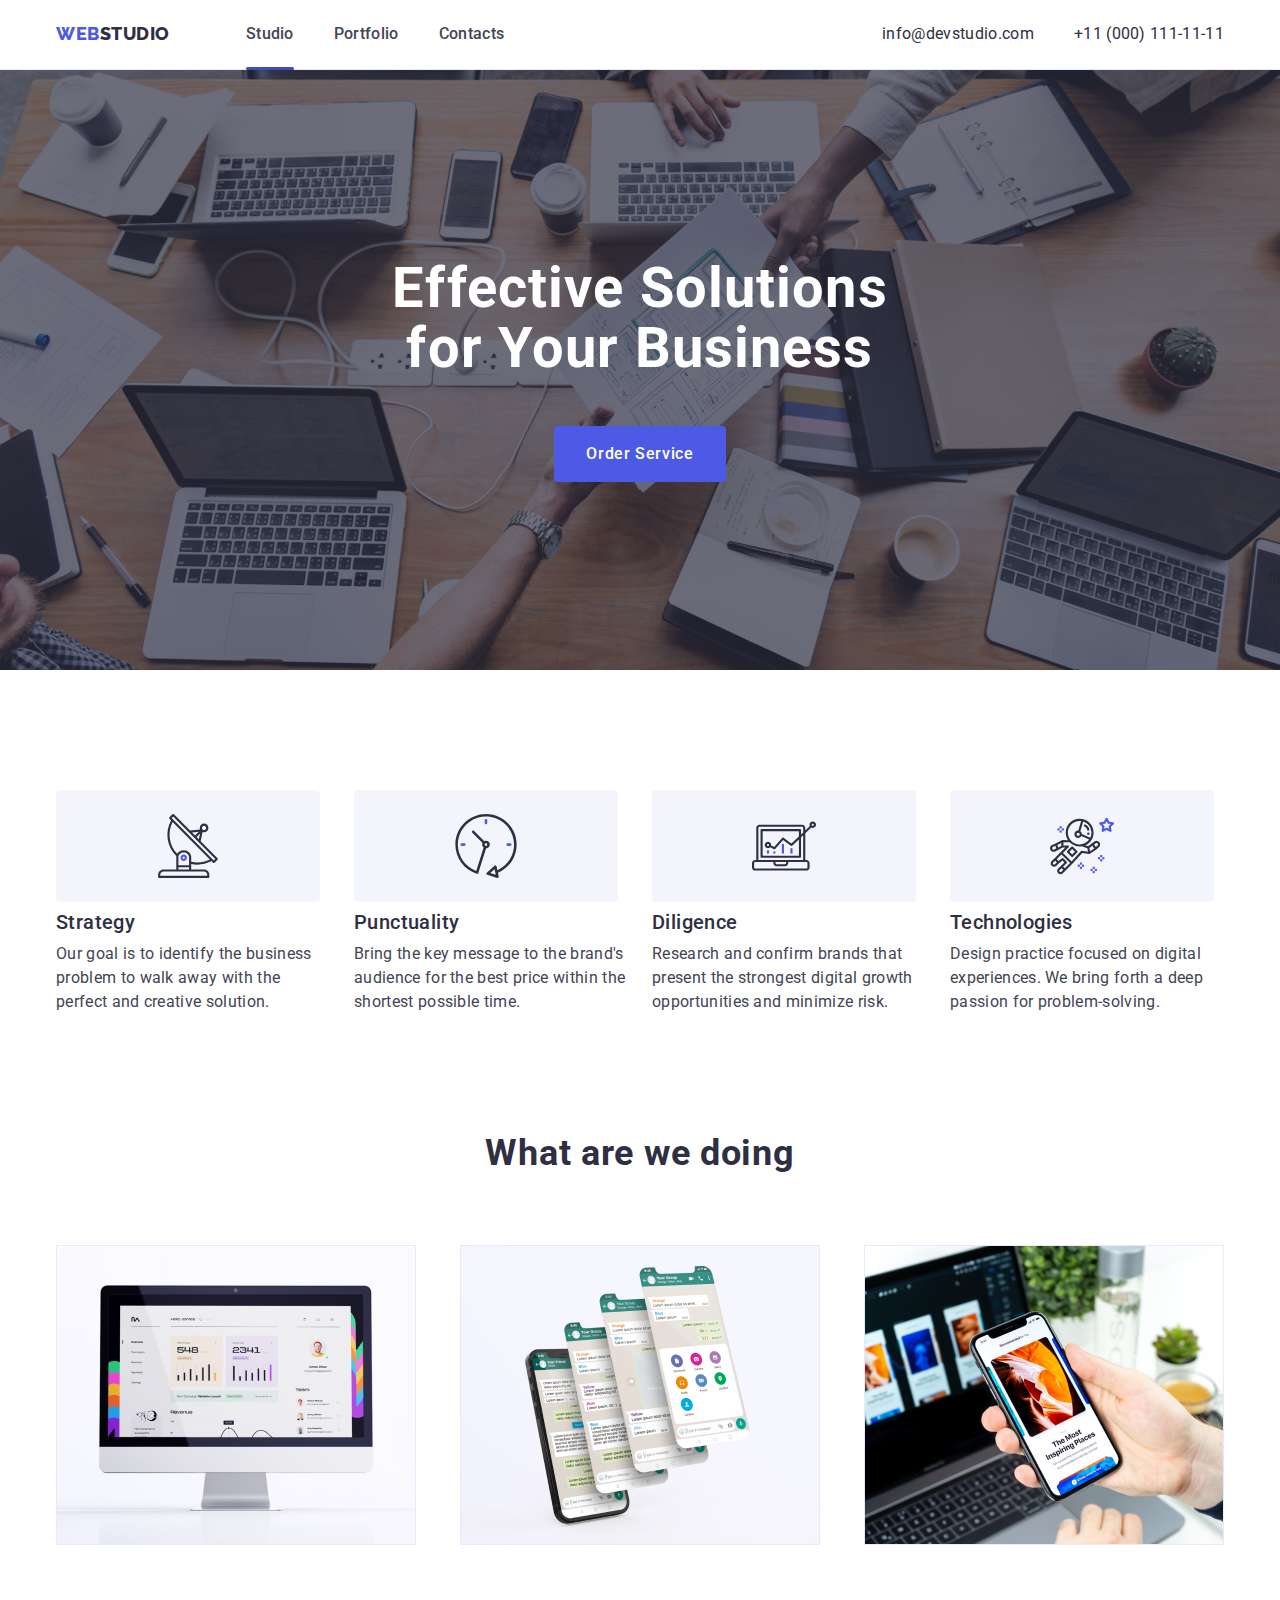
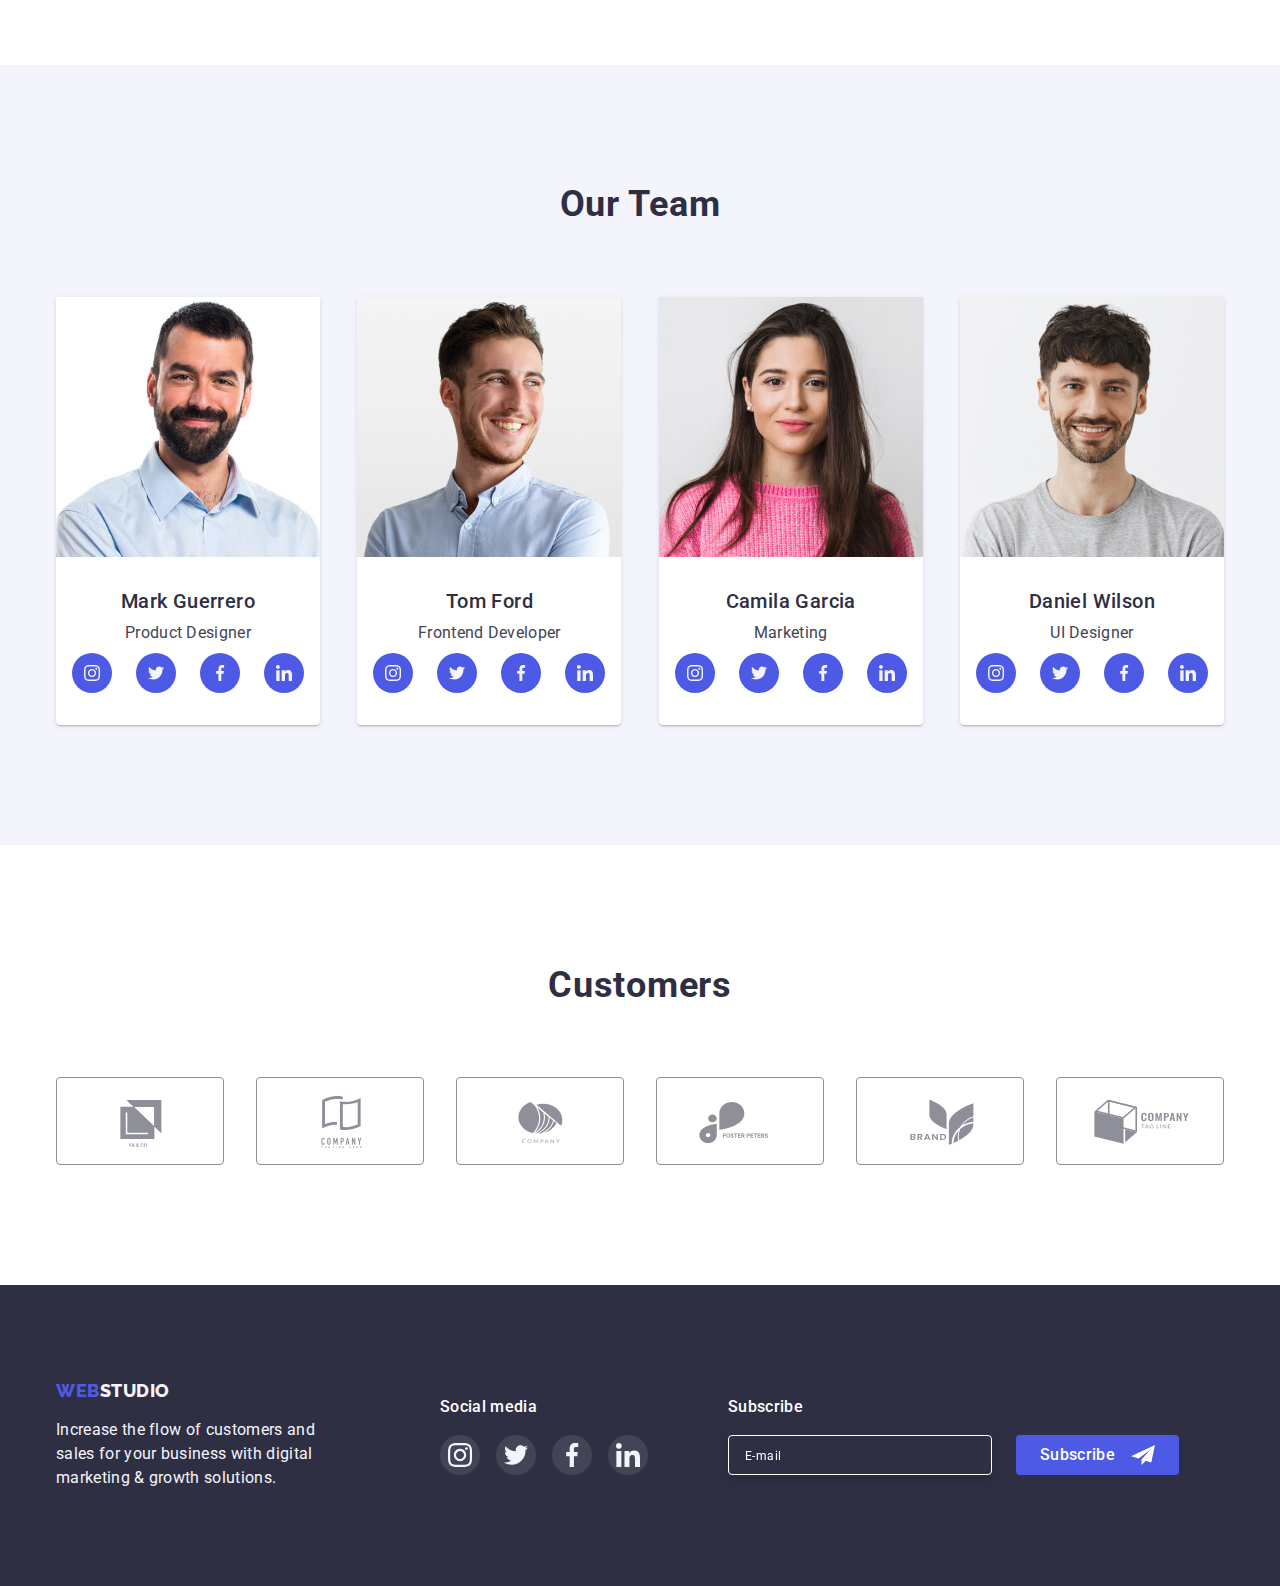
<file: index.html>
<!DOCTYPE html>
<html lang="en">
  <head>
    <meta charset="UTF-8" />
    <meta http-equiv="X-UA-Compatible" content="IE=edge" />
    <meta name="viewport" content="width=device-width, initial-scale=1.0" />
    <title>WebStudio</title>
    <link
      rel="stylesheet"
      href="https://cdnjs.cloudflare.com/ajax/libs/modern-normalize/1.0.0/modern-normalize.min.css"
    />
    <link rel="preconnect" href="https://fonts.googleapis.com" />
    <link rel="preconnect" href="https://fonts.gstatic.com" crossorigin />
    <link
      href="https://fonts.googleapis.com/css2?family=Raleway:wght@800&family=Roboto:wght@400;500;700;900&display=swap"
      rel="stylesheet"
    />
    <link
      rel="stylesheet"
      href="https://cdnjs.cloudflare.com/ajax/libs/modern-normalize/1.0.0/modern-normalize.min.css"
    />
    <!-- <link href="https://unpkg.com/aos@2.3.1/dist/aos.css" rel="stylesheet"> -->
    <link rel="stylesheet" href="./css/visually-hidden.css" />
    <link rel="stylesheet" href="./css/styles.css" />
  </head>

  <body>
    <header class="header">
      <div class="container flex-containre">

        <button type="button" class="burger-button js-open-menu" aria-expanded="false" aria-controls="mobile-menu">
          <svg class="burger-menu">
            <use href="./images/sprite.svg#icon-burger"></use>
          </svg>
        </button>
        
        <nav class="nav">
          <a class="link-logo" href="./index.html">
            <span class="logo-blue">Web</span>Studio</a
          >
          <ul class="link-spc">
            <li class="link-spc-item">
              <a class="link-spc-link current" href="./index.html">Studio</a>
            </li>
            <li class="link-spc-item">
              <a class="link-spc-link" href="./portfolio.html">Portfolio</a>
            </li>
            <li class="link-spc-item">
              <a class="link-spc-link" href="">Contacts</a>
            </li>
          </ul>
        </nav>

        <address class="address">
          <ul class="address-list">
            <li class="address-list-item">
              <a class="nav-mail-tel" href="mailto:info@devstudio.com"
                >info@devstudio.com</a
              >
            </li>
            <li class="address-list-item">
              <a class="nav-mail-tel" href="tel:+110001111111"
                >+11 (000) 111-11-11</a
              >
            </li>
          </ul>
        </address>
      </div>
    </header>

    <main class="main">
      <section class="section-main">
        <div class="container flex-containre">
          <h1>Effective Solutions for Your Business</h1>
          <button
            data-modal-open
            class="button main-section-button"
            type="button"
          >
            Order Service
          </button>
        </div>
      </section>

      <section class="skills">
        <div class="container">
          <h2 class="visually-hidden"></h2>
          <ul class="skills-items">
            <li class="skill-item">
              <div class="bkg-icon-item">
                <svg class="skills-icon">
                  <use href="./images/sprite.svg#icon-antenna"></use>
                </svg>
              </div>
              <h3 class="skill">Strategy</h3>
              <p class="skill-text">
                Our goal is to identify the business problem to walk away with
                the perfect and creative solution.
              </p>
            </li>
            <li class="skill-item">
              <div class="bkg-icon-item">
                <svg class="skills-icon">
                  <use href="./images/sprite.svg#icon-clock"></use>
                </svg>
              </div>
              <h3 class="skill">Punctuality</h3>
              <p class="skill-text">
                Bring the key message to the brand's audience for the best price
                within the shortest possible time.
              </p>
            </li>
            <li class="skill-item">
              <div class="bkg-icon-item">
                <svg class="skills-icon">
                  <use href="./images/sprite.svg#icon-diagram"></use>
                </svg>
              </div>
              <h3 class="skill">Diligence</h3>
              <p class="skill-text">
                Research and confirm brands that present the strongest digital
                growth opportunities and minimize risk.
              </p>
            </li>
            <li class="skill-item">
              <div class="bkg-icon-item">
                <svg class="skills-icon">
                  <use href="./images/sprite.svg#icon-astronaut"></use>
                </svg>
              </div>
              <h3 class="skill">Technologies</h3>
              <p class="skill-text">
                Design practice focused on digital experiences. We bring forth a
                deep passion for problem-solving.
              </p>
            </li>
          </ul>
        </div>
      </section>

      <section class="doings">
        <div class="container">
          <h2 class="title doing">What are we doing</h2>
          <ul class="doings-imgs">
            <li class="doings-img-li">
              <picture>
                <source
                  srcset="
                    ./images/desktop/doings-1@1x.jpg 1x,
                    ./images/desktop/doings-1@2x.jpg 2x,
                    ./images/desktop/doings-1@3x.jpg 3x
                  "
                  media="(min-width: 1200px)"
                />
                <img src="#" alt="" />
              </picture>
            </li>
            <li class="doings-img-li">
              <picture>
                <source
                  srcset="
                    ./images/desktop/doings-2@1x.jpg 1x,
                    ./images/desktop/doings-2@2x.jpg 2x,
                    ./images/desktop/doings-2@3x.jpg 3x
                  "
                  media="(min-width: 1200px)"
                />
                <img src="#" alt="" />
              </picture>
            </li>
            <li class="doings-img-li">
              <picture>
                <source
                  srcset="
                    ./images/desktop/doings-3@1x.jpg 1x,
                    ./images/desktop/doings-3@2x.jpg 2x,
                    ./images/desktop/doings-3@3x.jpg 3x
                  "
                  media="(min-width: 1200px)"
                />
                <img src="#" alt="" />
              </picture>
            </li>
          </ul>
        </div>
      </section>

      <section class="team">
        <div class="container">
          <h2 class="title">Our Team</h2>
          <ul class="team-cards">
            <li class="card">
              <picture>
                <source
                  srcset="
                    ./images/desktop/team-1@1x.jpg 1x,
                    ./images/desktop/team-1@2x.jpg 2x,
                    ./images/desktop/team-1@3x.jpg 3x
                  "
                  media="(min-width: 1200px)"
                />
                <source
                  srcset="
                    ./images/tablet/team-1@1x.jpg 1x,
                    ./images/tablet/team-1@2x.jpg 2x,
                    ./images/tablet/team-1@3x.jpg 3x
                  "
                  media="(min-width: 768px)"
                />
                <source
                  srcset="
                    ./images/mobile/team-1@1x.jpg 1x,
                    ./images/mobile/team-1@2x.jpg 2x,
                    ./images/mobile/team-1@3x.jpg 3x
                  "
                  media="(max-width: 767px)"
                />

                <img src="#" alt="" />
              </picture>
              <div class="card-info-cont">
                <div class="card-team-info">
                  <h3 class="team-name">Mark Guerrero</h3>
                  <p class="team-prof">Product Designer</p>
                </div>
                <div class="social-icons">
                  <ul class="list-social-icons">
                    <li class="item-icon">
                      <a href="" class="item-icon-link">
                        <svg>
                          <use href="./images/sprite.svg#icon-instagram"></use>
                        </svg>
                      </a>
                    </li>
                    <li class="item-icon">
                      <a href="" class="item-icon-link">
                        <svg>
                          <use href="./images/sprite.svg#icon-twitter"></use>
                        </svg>
                      </a>
                    </li>
                    <li class="item-icon">
                      <a href="" class="item-icon-link">
                        <svg>
                          <use href="./images/sprite.svg#icon-facebook"></use>
                        </svg>
                      </a>
                    </li>
                    <li class="item-icon">
                      <a href="" class="item-icon-link">
                        <svg>
                          <use href="./images/sprite.svg#icon-linkedin"></use>
                        </svg>
                      </a>
                    </li>
                  </ul>
                </div>
              </div>
            </li>

            <li class="card">
              <picture>
                <source
                  srcset="
                    ./images/desktop/team-2@1x.jpg 1x,
                    ./images/desktop/team-2@2x.jpg 2x,
                    ./images/desktop/team-2@3x.jpg 3x
                  "
                  media="(min-width: 1200px)"
                />
                <source
                  srcset="
                    ./images/tablet/team-2@1x.jpg 1x,
                    ./images/tablet/team-2@2x.jpg 2x,
                    ./images/tablet/team-2@3x.jpg 3x
                  "
                  media="(min-width: 768px)"
                />
                <source
                  srcset="
                    ./images/mobile/team-2@1x.jpg 1x,
                    ./images/mobile/team-2@2x.jpg 2x,
                    ./images/mobile/team-2@3x.jpg 3x
                  "
                  media="(max-width: 767px)"
                />

                <img src="#" alt="" />
              </picture>
              <div class="card-info-cont">
                <div class="card-team-info">
                  <h3 class="team-name">Tom Ford</h3>
                  <p class="team-prof">Frontend Developer</p>
                </div>
                <div class="social-icons">
                  <ul class="list-social-icons">
                    <li class="item-icon">
                      <a href="" class="item-icon-link">
                        <svg>
                          <use href="./images/sprite.svg#icon-instagram"></use>
                        </svg>
                      </a>
                    </li>
                    <li class="item-icon">
                      <a href="" class="item-icon-link">
                        <svg>
                          <use href="./images/sprite.svg#icon-twitter"></use>
                        </svg>
                      </a>
                    </li>
                    <li class="item-icon">
                      <a href="" class="item-icon-link">
                        <svg>
                          <use href="./images/sprite.svg#icon-facebook"></use>
                        </svg>
                      </a>
                    </li>
                    <li class="item-icon">
                      <a href="" class="item-icon-link">
                        <svg>
                          <use href="./images/sprite.svg#icon-linkedin"></use>
                        </svg>
                      </a>
                    </li>
                  </ul>
                </div>
              </div>
            </li>

            <li class="card">
              <picture>
                <source
                  srcset="
                    ./images/desktop/team-3@1x.jpg 1x,
                    ./images/desktop/team-3@2x.jpg 2x,
                    ./images/desktop/team-3@3x.jpg 3x
                  "
                  media="(min-width: 1200px)"
                />
                <source
                  srcset="
                    ./images/tablet/team-3@1x.jpg 1x,
                    ./images/tablet/team-3@2x.jpg 2x,
                    ./images/tablet/team-3@3x.jpg 3x
                  "
                  media="(min-width: 768px)"
                />
                <source
                  srcset="
                    ./images/mobile/team-3@1x.jpg 1x,
                    ./images/mobile/team-3@2x.jpg 2x,
                    ./images/mobile/team-3@3x.jpg 3x
                  "
                  media="(max-width: 767px)"
                />

                <img src="#" alt="" />
              </picture>
              <div class="card-info-cont">
                <div class="card-team-info">
                  <h3 class="team-name">Camila Garcia</h3>
                  <p class="team-prof">Marketing</p>
                </div>
                <div class="social-icons">
                  <ul class="list-social-icons">
                    <li class="item-icon">
                      <a href="" class="item-icon-link">
                        <svg>
                          <use href="./images/sprite.svg#icon-instagram"></use>
                        </svg>
                      </a>
                    </li>
                    <li class="item-icon">
                      <a href="" class="item-icon-link">
                        <svg>
                          <use href="./images/sprite.svg#icon-twitter"></use>
                        </svg>
                      </a>
                    </li>
                    <li class="item-icon">
                      <a href="" class="item-icon-link">
                        <svg>
                          <use href="./images/sprite.svg#icon-facebook"></use>
                        </svg>
                      </a>
                    </li>
                    <li class="item-icon">
                      <a href="" class="item-icon-link">
                        <svg>
                          <use href="./images/sprite.svg#icon-linkedin"></use>
                        </svg>
                      </a>
                    </li>
                  </ul>
                </div>
              </div>
            </li>

            <li class="card">
              <picture>
                <source
                  srcset="
                    ./images/desktop/team-4@1x.jpg 1x,
                    ./images/desktop/team-4@2x.jpg 2x,
                    ./images/desktop/team-4@3x.jpg 3x
                  "
                  media="(min-width: 1200px)"
                />
                <source
                  srcset="
                    ./images/tablet/team-4@1x.jpg 1x,
                    ./images/tablet/team-4@2x.jpg 2x,
                    ./images/tablet/team-4@3x.jpg 3x
                  "
                  media="(min-width: 768px)"
                />
                <source
                  srcset="
                    ./images/mobile/team-4@1x.jpg 1x,
                    ./images/mobile/team-4@2x.jpg 2x,
                    ./images/mobile/team-4@3x.jpg 3x
                  "
                  media="(max-width: 767px)"
                />

                <img src="#" alt="" />
              </picture>
              <div class="card-info-cont">
                <div class="card-team-info">
                  <h3 class="team-name">Daniel Wilson</h3>
                  <p class="team-prof">UI Designer</p>
                </div>
                <div class="social-icons">
                  <ul class="list-social-icons">
                    <li class="item-icon">
                      <a href="" class="item-icon-link">
                        <svg>
                          <use href="./images/sprite.svg#icon-instagram"></use>
                        </svg>
                      </a>
                    </li>
                    <li class="item-icon">
                      <a href="" class="item-icon-link">
                        <svg>
                          <use href="./images/sprite.svg#icon-twitter"></use>
                        </svg>
                      </a>
                    </li>
                    <li class="item-icon">
                      <a href="" class="item-icon-link">
                        <svg>
                          <use href="./images/sprite.svg#icon-facebook"></use>
                        </svg>
                      </a>
                    </li>
                    <li class="item-icon">
                      <a href="" class="item-icon-link">
                        <svg>
                          <use href="./images/sprite.svg#icon-linkedin"></use>
                        </svg>
                      </a>
                    </li>
                  </ul>
                </div>
              </div>
            </li>
          </ul>
        </div>
      </section>

      <section class="customers">
        <div class="container">
          <h2 class="customers-title">Customers</h2>
          <ul class="customers-list">
            <li class="">
              <a
                href=""
                class="customers-item-link customers-border customers-item"
              >
                <svg>
                  <use href="./images/sprite.svg#icon-logo1"></use>
                </svg>
              </a>
            </li>
            <li class="">
              <a
                href=""
                class="customers-item-link customers-border customers-item"
              >
                <svg>
                  <use href="./images/sprite.svg#icon-logo2"></use>
                </svg>
              </a>
            </li>
            <li class="">
              <a
                href=""
                class="customers-item-link customers-border customers-item"
              >
                <svg>
                  <use href="./images/sprite.svg#icon-logo3"></use>
                </svg>
              </a>
            </li>
            <li class="">
              <a
                href=""
                class="customers-item-link customers-border customers-item"
              >
                <svg>
                  <use href="./images/sprite.svg#icon-logo4"></use>
                </svg>
              </a>
            </li>
            <li class="">
              <a
                href=""
                class="customers-item-link customers-border customers-item"
              >
                <svg>
                  <use href="./images/sprite.svg#icon-logo5"></use>
                </svg>
              </a>
            </li>
            <li class="">
              <a
                href=""
                class="customers-item-link customers-border customers-item"
              >
                <svg>
                  <use href="./images/sprite.svg#icon-logo6"></use>
                </svg>
              </a>
            </li>
          </ul>
        </div>
      </section>
    </main>

    <footer class="footer">
      <div class="container footer-cont-flex">
        <div class="footer-logo-text footer-margin-b">
          <a class="footer-logo" href="./index.html">
            <span class="logo-blue">Web</span>Studio</a
          >
          <p class="footer-text">
            Increase the flow of customers and sales for your business with
            digital marketing & growth solutions.
          </p>
        </div>
        <div class="footer-social-media-cont footer-margin-b">
          <p class="footer-social-media-text">Social media</p>
          <ul class="social-list">
            <li class="social-item">
              <a class="social-item-link" href="">
                <svg>
                  <use href="./images/sprite.svg#icon-instagram"></use>
                </svg>
              </a>
            </li>
            <li class="social-item">
              <a class="social-item-link" href="">
                <svg>
                  <use href="./images/sprite.svg#icon-twitter"></use>
                </svg>
              </a>
            </li>
            <li class="social-item">
              <a class="social-item-link" href="">
                <svg>
                  <use href="./images/sprite.svg#icon-facebook"></use>
                </svg>
              </a>
            </li>
            <li class="social-item">
              <a class="social-item-link" href="">
                <svg>
                  <use href="./images/sprite.svg#icon-linkedin"></use>
                </svg>
              </a>
            </li>
          </ul>
        </div>
        <div class="cont-form-footer">
          <p class="footel-lable text">Subscribe</p>
          <form class="footer-form" action="">
            <label class="footel-lable">
              <input
                class="footer-input"
                type="email"
                name="email"
                placeholder="E-mail"
              />
            </label>
            <button class="footer-form-btn" type="submit">
              Subscribe
              <svg class="footer-form-svg">
                <use href="./images/sprite.svg#icon-telegram"></use>
              </svg>
            </button>
          </form>
        </div>
      </div>
    </footer>

    <div class="backdrop is-hidden" data-modal>
      <div class="modal">
        <button data-modal-close class="modal-button" type="button">
          <svg class="icon-close">
            <use href="./images/sprite.svg#icon-close"></use>
          </svg>
        </button>

        <p class="model-text">Leave your contacts and we will call you back</p>
        <!-- form -->
        <form class="modal-form" action="">
          <label class="label">
            Name
            <input class="input" type="name" name="username" autofocus />
            <span>
              <svg class="form-svg">
                <use href="./images/sprite.svg#icon-humen"></use>
              </svg>
            </span>
          </label>

          <label class="label">
            Phone
            <input class="input" type="phone" name="userphone" />
            <span>
              <svg class="form-svg">
                <use href="./images/sprite.svg#icon-phone"></use>
              </svg>
            </span>
          </label>

          <label class="label">
            Email
            <input class="input" type="email" name="usermail" />
            <span>
              <svg class="form-svg">
                <use href="./images/sprite.svg#icon-mail"></use>
              </svg>
            </span>
          </label>

          <label class="label form-textarea">
            Comment
            <textarea
              class="input-textarea"
              name=""
              id=""
              width="360"
              height="120"
              placeholder="Text input"
            ></textarea>
          </label>

          <label class="label-checkbox">
            <input class="checkbox visually-hidden" type="checkbox" />
            <span class="checkbox-castom">
              <svg class="form-checkbox-icon">
                <use href="./images/sprite.svg#icon-checkbox"></use>
              </svg>
            </span>
            <p class="checkbox-custom-text">
              I accept the terms and conditions of the
              <a class="label-checkbox-link" href="">Privacy Policy</a>
            </p>
          </label>

          <button class="form-button button" type="submit">Send</button>
        </form>
        <!-- form -->
      </div>
    </div>

    <div class="modal-mobile js-menu-container" id="mobile-menu">
        <button class="modal-mobile-button js-close-menu">
          <svg class="mod-mobile-icon">
            <use href="./images/sprite.svg#icon-close"></use>
          </svg>
        </button>
        <nav>
          <ul class="mob-modal-nav-list">
            <li class="mob-modal-nav-item"><a class="mob-modal-nav-link" href="./index.html">Studio</a></li>
            <li class="mob-modal-nav-item"><a class="mob-modal-nav-link" href="./portfolio.html">Portfolio</a></li>
            <li class="mob-modal-nav-item"><a class="mob-modal-nav-link" href="">Contacts</a></li>
          </ul>
        </nav>

      <div class="mob-modal-cont-for-flex">
        <address class="mob-modal-address">
          <ul class="mob-modal-list-tel-mail">
            <li class="mob-modal-item-tel-mail"><a class="mob-modal-tel" href="tel:+110001111111">+11 (000) 111-11-11</a></li>
            <li class="mob-modal-item-tel-mail"><a class="mob-modal-mail" href="mailto:info@devstudio.com">info@devstudio.com</a></li>
          </ul>
        </address>

        <ul class="mob-modal-list-social-icons">
          <li class="mob-modal-item-social">
            <a class="mob-modal-link-social" target="_blank" href="https://www.instagram.com/">
              <svg class="mob-modal-social-icon">
                <use href="./images/sprite.svg#icon-instagram"></use></svg
            ></a>
          </li>
          <li class="mob-modal-item-social">
            <a class="mob-modal-link-social" target="_blank" href="https://twitter.com/">
              <svg class="mob-modal-social-icon">
                <use href="./images/sprite.svg#icon-twitter"></use></svg
            ></a>
          </li>
          <li class="mob-modal-item-social">
            <a class="mob-modal-link-social" target="_blank" href="https://www.facebook.com/">
              <svg class="mob-modal-social-icon">
                <use href="./images/sprite.svg#icon-facebook"></use></svg
            ></a>
          </li>
          <li class="mob-modal-item-social">
            <a class="mob-modal-link-social" target="_blank" href="https://linkedin.com/">
              <svg class="mob-modal-social-icon">
                <use href="./images/sprite.svg#icon-linkedin"></use></svg
            ></a>
          </li>
        </ul>
      </div>  
    </div>

    <!-- <script src="https://unpkg.com/aos@2.3.1/dist/aos.js"></script> -->
    <script src="./js/mobile-modal.js"></script>
    <script src="./js/modal.js"></script>
  </body>
</html>
</file>
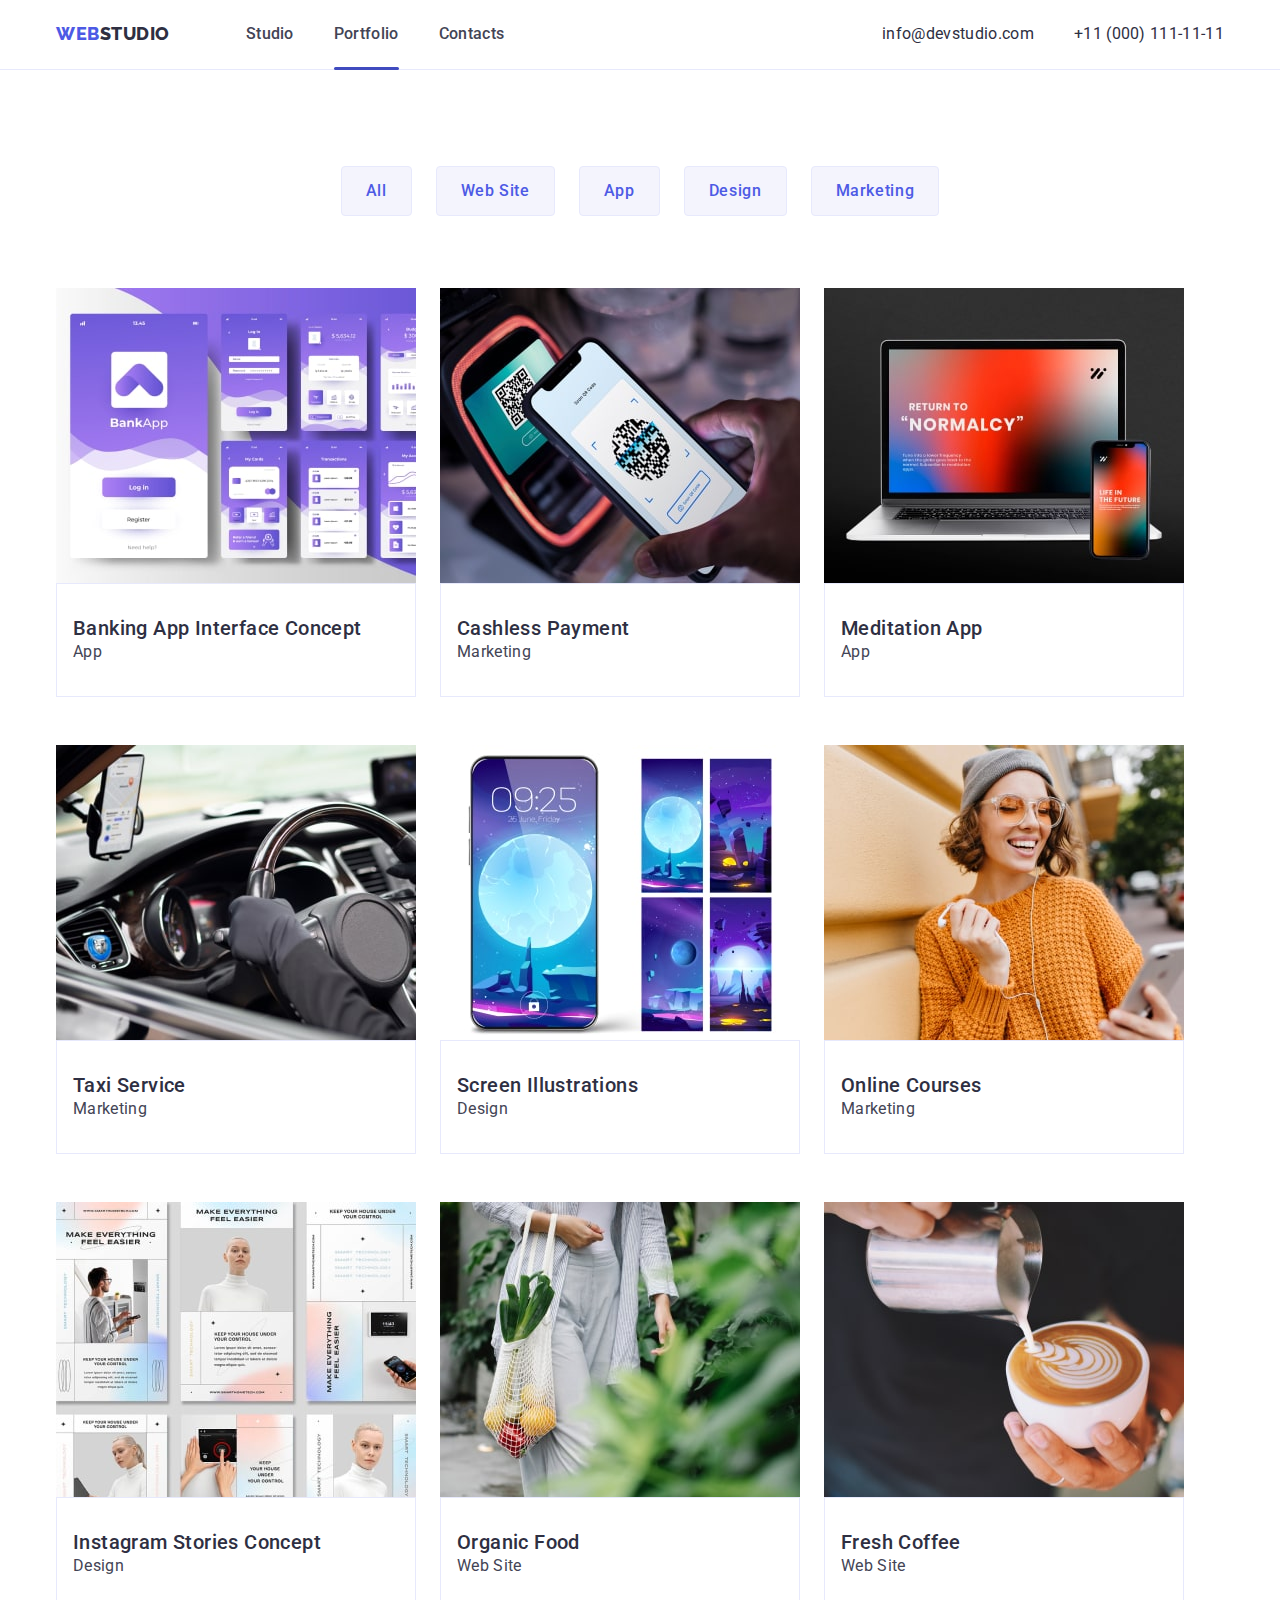
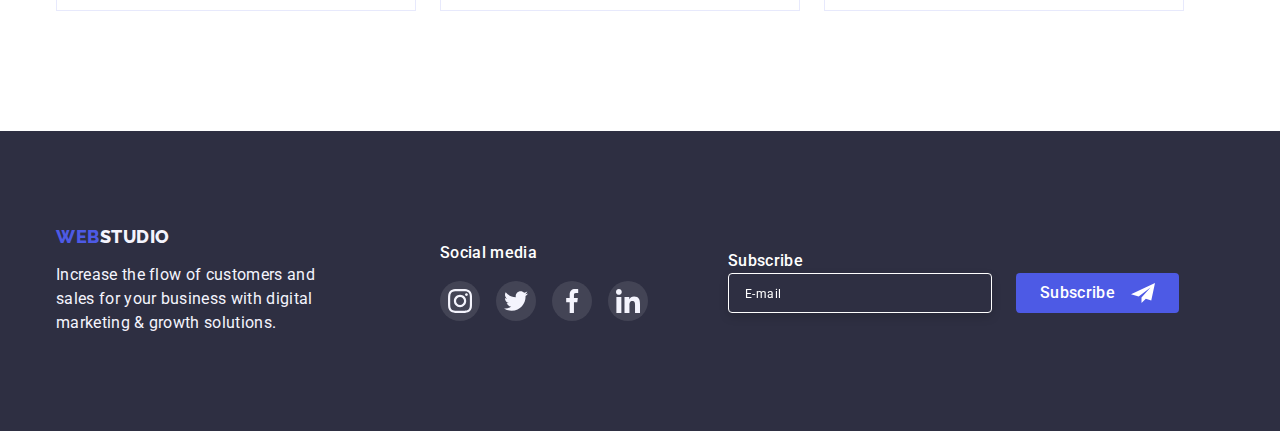
<file: portfolio.html>
<!DOCTYPE html>
<html lang="en">
<head>
    <meta charset="UTF-8">
    <meta http-equiv="X-UA-Compatible" content="IE=edge">
    <meta name="viewport" content="width=device-width, initial-scale=1.0">
    <title>Portfolio</title>
    <link
    rel="stylesheet"
    href="https://cdnjs.cloudflare.com/ajax/libs/modern-normalize/1.0.0/modern-normalize.min.css"
  />
    <link rel="preconnect" href="https://fonts.googleapis.com">
    <link rel="preconnect" href="https://fonts.gstatic.com" crossorigin>
    <link href="https://fonts.googleapis.com/css2?family=Raleway:wght@800&family=Roboto:wght@400;500;700;900&display=swap" rel="stylesheet">
    <link rel="stylesheet" href="https://cdnjs.cloudflare.com/ajax/libs/modern-normalize/1.0.0/modern-normalize.min.css">
    <link rel="stylesheet" href="./css/visually-hidden.css">
    <link rel="stylesheet" href="./css/styles.css">
</head>
<body>
    
    <header class="header">

        <div class="container flex-containre ">      
            <nav class="nav">
                <a class="link-logo" href="./index.html"> <span class="logo-blue">Web</span>Studio</a>
                <ul class="link-spc">
                    <li class="link-spc-item"><a class="link-spc-link" href="./index.html">Studio</a></li>
                    <li class="link-spc-item"><a class="link-spc-link current" href="./portfolio.html">Portfolio</a></li>
                    <li class="link-spc-item"><a class="link-spc-link" href="">Contacts</a></li>
                </ul>
            </nav>    
            
            <address class="address">
                <ul class="address-list">
                    <li class="address-list-item">
                        <a class="nav-mail-tel" href="mailto:info@devstudio.com">info@devstudio.com</a>
                    </li>
                    <li class="address-list-item">
                        <a class="nav-mail-tel" href="tel:+110001111111">+11 (000) 111-11-11</a>
                    </li>
                </ul>
            </address>
        </div>

    </header>

    <main>

        <section class="prft-section-main">
            <div class="container flex-containre prtf-container">
                <h1 class="visually-hidden"></h1>
                <ul class="prtf-buttons">
                    <li><button class="button prtf-button-item" type="button">All</button></li>
                    <li><button class="button prtf-button-item" type="button">Web Site</button></li>
                    <li><button class="button prtf-button-item" type="button">App</button></li>
                    <li><button class="button prtf-button-item" type="button">Design</button></li>
                    <li><button class="button prtf-button-item" type="button">Marketing</button></li>
                </ul>
        
                <ul class="row-cards">
                    <li class="">
                        <a class="project-card" href="">

                            <div class="project-card-mini-modal">
                                <p class="project-card-mini-modal-text">14 Stylish and User-Friendly App Design Concepts · Task Manager App · Calorie Tracker App · Exotic Fruit Ecommerce App · Cloud Storage App</p>
                                <img src="./images/Portfolio1-min.jpg" alt="project" width="360">
                            </div>
                            <div class="project-card-text">
                                <h2 class="title-card">Banking App Interface Concept</h2>
                                <p class="text-card">App</p>
                            </div>
                        </a>
                    </li>
                    <li class="">
                        <a class="project-card" href="">
                            <div class="project-card-mini-modal">
                                <p class="project-card-mini-modal-text">14 Stylish and User-Friendly App Design Concepts · Task Manager App · Calorie Tracker App · Exotic Fruit Ecommerce App · Cloud Storage App</p>
                                <img src="./images/Portfolio2-min.jpg" alt="project" width="360">
                            </div>
                            <div class="project-card-text">
                                <h2 class="title-card">Cashless Payment</h2>
                                <p class="text-card">Marketing</p>
                            </div>
                        </a>
                    </li>
                    <li class="">
                        <a class="project-card" href="">
                            <div class="project-card-mini-modal">
                                <p class="project-card-mini-modal-text">14 Stylish and User-Friendly App Design Concepts · Task Manager App · Calorie Tracker App · Exotic Fruit Ecommerce App · Cloud Storage App</p>
                                <img src="./images/Portfolio3-min.jpg" alt="project" width="360">
                            </div>
                            <div class="project-card-text">
                                <h2 class="title-card">Meditation App</h2>
                                <p class="text-card">App</p>
                            </div>
                        </a>
                    </li>
                    <li class="">
                        <a class="project-card" href="">
                            <div class="project-card-mini-modal">
                                <p class="project-card-mini-modal-text">14 Stylish and User-Friendly App Design Concepts · Task Manager App · Calorie Tracker App · Exotic Fruit Ecommerce App · Cloud Storage App</p>
                                <img src="./images/Portfolio4-min.jpg" alt="project" width="360">
                            </div>
                            <div class="project-card-text">
                                <h2 class="title-card">Taxi Service</h2>
                                <p class="text-card">Marketing</p>
                            </div>
                        </a>
                    </li>
                    <li class="">
                        <a class="project-card" href="">
                            <div class="project-card-mini-modal">
                                <p class="project-card-mini-modal-text">14 Stylish and User-Friendly App Design Concepts · Task Manager App · Calorie Tracker App · Exotic Fruit Ecommerce App · Cloud Storage App</p>
                                <img src="./images/Portfolio5-min.jpg" alt="project" width="360">
                            </div>
                            <div class="project-card-text">
                                <h2 class="title-card">Screen Illustrations</h2>
                                <p class="text-card">Design</p>
                            </div>
                        </a>
                    </li>
                    <li class="">
                        <a class="project-card" href="">
                            <div class="project-card-mini-modal">
                                <p class="project-card-mini-modal-text">14 Stylish and User-Friendly App Design Concepts · Task Manager App · Calorie Tracker App · Exotic Fruit Ecommerce App · Cloud Storage App</p>
                                <img src="./images/Portfolio6-min.jpg" alt="project" width="360">
                            </div>
                            <div class="project-card-text">
                                <h2 class="title-card">Online Courses</h2>
                                <p class="text-card">Marketing</p>
                            </div>
                        </a>
                    </li>
                    <li class="">
                        <a class="project-card" href="">
                            <div class="project-card-mini-modal">
                                <p class="project-card-mini-modal-text">14 Stylish and User-Friendly App Design Concepts · Task Manager App · Calorie Tracker App · Exotic Fruit Ecommerce App · Cloud Storage App</p>
                                <img src="./images/Portfolio7-min.jpg" alt="project" width="360">
                            </div>
                            <div class="project-card-text">
                                <h2 class="title-card">Instagram Stories Concept</h2>
                                <p class="text-card">Design</p>
                            </div>
                        </a>
                    </li>
                    <li class="">
                        <a class="project-card" href="">
                            <div class="project-card-mini-modal">
                                <p class="project-card-mini-modal-text">14 Stylish and User-Friendly App Design Concepts · Task Manager App · Calorie Tracker App · Exotic Fruit Ecommerce App · Cloud Storage App</p>
                                <img src="./images/Portfolio8-min.jpg" alt="project" width="360">
                            </div>
                            <div class="project-card-text">
                                <h2 class="title-card">Organic Food</h2>
                                <p class="text-card">Web Site</p>
                            </div>
                        </a>
                    </li>
                    <li class="">
                        <a class="project-card" href="">
                            <div class="project-card-mini-modal">
                                <p class="project-card-mini-modal-text">14 Stylish and User-Friendly App Design Concepts · Task Manager App · Calorie Tracker App · Exotic Fruit Ecommerce App · Cloud Storage App</p>
                                <img src="./images/Portfolio9-min.jpg" alt="project" width="360">
                            </div>
                            <div class="project-card-text">
                                <h2 class="title-card">Fresh Coffee</h2>
                                <p class="text-card">Web Site</p>
                            </div>
                        </a>
                    </li>
                </ul>
            </div>
        </section>

    </main>

    <footer class="footer">
        <div class="container footer-cont-flex">  
            <div class="footer-logo-text">
                <a class="footer-logo" href="./index.html"> <span class="logo-blue">Web</span>Studio</a>
                <p class="footer-text">Increase the flow of customers and sales for your business with digital marketing & growth solutions.</p> 
            </div>           
            <div class="footer-social-media-cont">
                <p class="footer-social-media-text">Social media</p>                 
                <ul class="social-list">
                    <li class="social-item">
                        <a class="social-item-link" href="">
                            <svg>
                                <use href="./images/sprite.svg#icon-instagram"></use>
                            </svg>
                        </a>
                    </li>
                    <li class="social-item">
                        <a class="social-item-link" href="">
                            <svg>
                                <use href="./images/sprite.svg#icon-twitter"></use>
                            </svg>
                        </a>
                    </li>
                    <li class="social-item">
                        <a class="social-item-link" href="">
                            <svg>
                                <use href="./images/sprite.svg#icon-facebook"></use>
                            </svg>
                        </a>
                    </li>
                    <li class="social-item">
                        <a class="social-item-link" href="">
                            <svg>
                                <use href="./images/sprite.svg#icon-linkedin"></use>
                            </svg>
                        </a>
                    </li>
                </ul>
            </div>
<!-- FORM_FOOTER -->
            <div class="cont-form-footer">
                <p class="footel-lable">Subscribe</p>
                <form class="footer-form" action="">
                    <label class="footel-lable">
                        <input class="footer-input" type="email" name="email" placeholder="E-mail">
                    </label>
                    <button class="footer-form-btn" type="submit">
                        Subscribe
                        <svg class="footer-form-svg">
                            <use href="./images/sprite.svg#icon-telegram"></use>
                        </svg>
                    </button>
                </form>
            </div>
<!-- FORM_FOOTER -->
        
        </div>
    </footer>

    <!-- <footer class="footer">
        <div class="container footer-cont-flex">  
            <div class="footer-logo-text">
                <a class="footer-logo" href="./index.html"> <span class="logo-blue">Web</span>Studio</a>
                <p class="footer-text">Increase the flow of customers and sales for your business with digital marketing & growth solutions.</p> 
            </div>
                       
            <div class="footer-social-media-cont">
                <p class="footer-social-media-text">Social media</p>                 
                <ul class="social-list">
                    <li class="social-item">
                        <a class="social-item-link" href="">
                            <svg>
                                <use href="./images/sprite.svg#icon-instagram"></use>
                            </svg>
                        </a>
                    </li>
                    <li class="social-item">
                        <a class="social-item-link" href="">
                            <svg>
                                <use href="./images/sprite.svg#icon-twitter"></use>
                            </svg>
                        </a>
                    </li>
                    <li class="social-item">
                        <a class="social-item-link" href="">
                            <svg>
                                <use href="./images/sprite.svg#icon-facebook"></use>
                            </svg>
                        </a>
                    </li>
                    <li class="social-item">
                        <a class="social-item-link" href="">
                            <svg>
                                <use href="./images/sprite.svg#icon-linkedin"></use>
                            </svg>
                        </a>
                    </li>
                </ul>
            </div>
        </div>
    </footer> -->

    

</body>
</html>
</file>
<file: css/visually-hidden.css>
.visually-hidden {
    position: absolute;
    width: 1px;
    height: 1px;
    margin: -1px;
    border: 0;
    padding: 0;
    
    white-space: nowrap;
    clip-path: inset(100%);
    clip: rect(0 0 0 0);
    overflow: hidden;
  }
</file>
<file: css/styles.css>
*{
  margin: 0;
  padding: 0;
  text-decoration: none;
  letter-spacing: 0.02em;
}


body{
  font-family: 'Raleway', sans-serif;
  font-family: 'Roboto', sans-serif;
  color: var(--color-navy-blue);
}

:root{
  --font-family-Raleway: Raleway;
  --font-family-Roboto: Roboto;
  --color-white: #fff;
  --color-iris: #4D5AE5;
  --color-ocean: #404BBF;
  --color-navy-blue: #2E2F42;
  --color-text: #434455;
  --color-cloud: #F4F4FD;
  --color-cornflower: #E7E9FC;
  --cubic: cubic-bezier(0.4, 0, 0.2, 1);

}

.button{
  cursor: pointer;
}

a{
  font-style: normal;
  color: inherit;
}

ul{
  list-style: none;
}

img {
  display: block;
  max-width: 100%;
  height: auto;
}

.container{
  margin: 0 auto;
  padding: 0 16px;
}


/* header */

.header{
  background-color: var(--color-white);
  border-bottom: 1px solid #E7E9FC;
}

.nav{
  display: flex;
  align-items: center;
}

.burger-menu{
  width: 32px;
  height: 22px;
  fill: var(--color-navy-blue);
}

.burger-button{
  position: absolute;
  top: 24px;
  right: 24px;
  background-color: inherit;
  border: none;
}

.link-logo{
  font-family: var(--font-family-Raleway);
  font-size: 18px;
  font-weight: 800;
  text-transform: uppercase;
  letter-spacing: 0.03em;
  padding: 24px 0;
  margin-right: 76px;
}

.logo-blue{
  color: var(--color-iris);
  font-family: var(--font-family-Raleway);
  letter-spacing: 0.03em;
}

.link-spc{
  font-size: 16px;
  font-weight: 500;
  display: flex;
  display: none;
}

.link-spc-item{
  color: var(--color-text);
  font-weight: 500;
  font-size: 16px;
  display: flex;
}

.link-spc-item:not(:last-child){
  margin-right: 40px;

}



.current::after{
  position: absolute;
  display: block;
  content: '';
  width: 100%;
  height: 3px;
  background-color: var(--color-ocean);
  border-radius: 2px;
  bottom: -2px;
}

.link-spc-link{
  padding-top: 24px;
  padding-bottom: 24px;
  position: relative;
  transition: color 250ms var(--cubic);
}


.link-spc-link:hover,
.link-spc-link:focus{
  color: var(--color-ocean);
}


.address{
  display: none;
  margin-left: auto;
}

.address-list{
  display: flex;
}

.address-list-item{
  font-size: 16px;
}

.address-list-item:not(:last-child){
  margin-right: 40px;
}

.nav-mail-tel:hover,
.nav-mail-tel:focus{
  color: var(--color-ocean);
}

.nav-mail-tel{
  transition: color 250ms var(--cubic);
}


.section-main{
  padding: 112px 0 ;
  background-image: linear-gradient(rgba(46, 47, 66, 0.7), rgba(46, 47, 66, 0.7)), url("../images/mobile/hero@1x.jpg");
  background-repeat: no-repeat;
  background-position: center;
  width: 100vw;
  background-size: 428px;
  text-align: center;
}


@media (min-device-pixel-ratio: 2),
  (-webkit-min-device-pixel-ratio: 2),
  (min-resolution: 192dpi),
  (min-resolution: 2dppx) {
  .section-main {
    background-image: linear-gradient(rgba(46, 47, 66, 0.7), rgba(46, 47, 66, 0.7)), url('../images/mobile/hero@2x.jpg');
  }
}

@media (min-device-pixel-ratio: 3),
  (-webkit-min-device-pixel-ratio: 3),
  (min-resolution: 192dpi),
  (min-resolution: 3dppx) {
  .section-main {
    background-image: linear-gradient(rgba(46, 47, 66, 0.7), rgba(46, 47, 66, 0.7)), url('../images/mobile/hero@3x.jpg');
  }
}


h1{
  color: var(--color-white);
  /* font-size: 56px;
  line-height: 1.07; */
  font-weight: 700;
  font-size: 36px;
  line-height: calc( 40 / 36 );
  text-align: center;
  margin: 0 auto;
  /* width: 496px; */
  max-width: 320px;
  margin-bottom: 72px;
}

.main-section-button{
  background-color: var(--color-iris);
  color: var(--color-white);
  font-weight: 500;
  font-size: 16px;
  line-height: 1.5;
  letter-spacing: 0.04em;
  font-family: 'Roboto', sans-serif;
  border-radius: 4px;
  padding: 16px 32px;
  border: none;
  transition: background-color 250ms var(--cubic);
}

.section-main>div{
  align-items: center;
  flex-direction: column;
}

.main-section-button:hover,
.main-section-button:focus{
  background-color: var(--color-ocean);
}

/* SKILL */




.skills{
  padding: 96px 0;
}

.skills-items{
  margin: 0 auto;
  
}

.skill-item{
  max-width: 396px;
  margin: 0 auto;
}



.skill{
  font-weight: 700;
  font-size: 36px;
  line-height: calc( 40 / 36 );
  margin-bottom: 8px;
  margin: 0 auto;
  text-align: center;
}



.bkg-icon-item{
  display: none;
}

.skills-icon{
  display: none;
}

.skill-text{
  font-weight: 500;
  font-size: 16px;
  line-height: calc(24 / 16);
  color: var(--color-text);
}



.title{
  font-weight: 700;
  font-size: 36px;
  line-height: 1.1;
  margin-bottom: 72px;
  text-align: center;
}

.title.doing{
  display: none;
}

/* Team */

.team{
  background-color: var(--color-cloud);
  padding: 120px 0;
  text-align: center;
}

.team-cards{
  display: inline-block;
}

.card{
  box-shadow: 0px 1px 6px rgba(46, 47, 66, 0.08), 0px 1px 1px rgba(46, 47, 66, 0.16), 0px 2px 1px rgba(46, 47, 66, 0.08);
  border-radius: 0px 0px 4px 4px;
  background-color: var(--color-white);
  width: 264px;

}

.card-info-cont{
  padding: 32px 16px;
}

.card-team-info{
  display: flex;
  flex-direction: column;
  align-items: center;
  margin-bottom: 8px;

}


.team-title{
  margin-bottom: 72px;
}

.list-social-icons{
  display: flex;
  align-items: center;
  justify-content: space-between;
}

.item-icon-link:hover,
.item-icon-link:focus{
  background-color: var(--color-ocean);
}

.item-icon-link{
  width: 40px;
  height: 40px;
  border-radius: 50%;
  background-color: var(--color-iris);
  display: flex;
  align-items: center;
  justify-content: center;
  transition: background-color 250ms var(--cubic);
}

.item-icon-link>svg{
  width: 16px;
  height: 16px;
  fill: var(--color-cloud);
}

.team-name{
  font-weight: 500;
  font-size: 20px;
  line-height: 1.2;
  margin-bottom: 8px;
}

.team-prof{
  font-size: 16px;
  line-height: 1.5;
  color: var(--color-text);
}


/* customers */

.customers{
  padding: 96px 0;
}

.customers-title{
  color: var(--color-navy-blue);
  font-size: 36px;
  font-weight: 700;
  line-height: calc(40 / 36);
  text-align: center;
  margin-bottom: 72px;
}


.customers-list{
  display: flex;
  flex-wrap: wrap;
  justify-content: center;
  row-gap: 72px;
  column-gap: 16px;
}

.customers-item{
  display: block;
  cursor: pointer;
}

.customers-item:hover,
.customers-item:focus{
  border-color: var(--color-ocean);
}

.customers-item:hover>svg,
.customers-item:focus>svg{
 fill: var(--color-ocean);
}

.customers-item>svg{
  transition: fill 250ms var(--cubic);
}

.customers-border{
  border: 1px solid #8E8F99;
  border-radius: 4px;
  width: 190px;
  height: 88px;
  display: flex;
  align-items: center;
  justify-content: center;
  transition: border-color 250ms var(--cubic);
}



.customers-item-link>svg{
  width: 110px;
  height: 56px;
  fill: #8E8F99;
}


/* footer */

.footer-text{
  font-size: 16px;
  line-height: 1.5;
  color: var(--color-cloud);
  width: 264px;
}

.footer{
  display: flex;
  align-items: baseline;
  background-color: var(--color-navy-blue);
  padding: 96px 0;
}

.footer-logo-text{
  /* margin-right: 120px; */
}

.footer-logo{
  font-family: var(--font-family-Raleway);
  font-size: 18px;
  font-weight: 800;
  text-transform: uppercase;
  letter-spacing: 0.03em;
  color: var(--color-cloud);
  margin-bottom: 16px;
  display: block;
  text-align: center;
}

.footer-cont-flex{
  display: flex;
  flex-wrap: wrap;
  align-items: center;
  justify-content: center;
}




.social-list{
  display: flex;
}


.footer-social-media-text{
  color: var(--color-white);
  font-weight: 500;
  font-size: 16px;
  line-height: calc(24 / 16);
  margin-bottom: 16px;
  text-align: center;
}

.social-item-link{
  display: flex;
  width: 40px;
  height: 40px;
  align-items: center;
  justify-content: center;
}

.social-item{
  width: 40px;
  height: 40px;
  border-radius: 50%;
  background-color: rgba(255,255,255,0.1);
  display: flex;
  justify-content: center;
  align-items: center;
  cursor: pointer;
  transition: background-color 250ms var(--cubic);
}

.social-item:hover,
.social-item:focus{
  background-color: #31D0AA;
}

.social-item:not(:last-child){
  margin-right: 16px;
}

.social-item-link>svg{
  width: 24px;
  height: 24px;
  fill: var(--color-cloud);
}


/* Modal */

.backdrop{
  position: fixed;
  background-color: rgba(46, 47, 66, 0.4);
  width: 100%;
  height: 100%;
  top: 0;
  left: 0;
  transition: opacity 250ms var(--cubic), visibility 250ms var(--cubic);
}

.backdrop.is-hidden{
  opacity: 0;
  pointer-events: none;
  visibility: hidden;
}

.modal{
  display: flex;
  flex-direction: column;
  position: absolute;
  width: 408px;
  height: 576px;
  background-color: #fcfcfc;
  top: 50%;
  left: 50%;
  transform: translate(-50%, -50%);
  box-shadow: 0px 1px 1px rgba(0, 0, 0, 0.14), 0px 1px 3px rgba(0, 0, 0, 0.12), 0px 2px 1px rgba(0, 0, 0, 0.2);
  border-radius: 4px;
  padding: 72px 24px 24px 24px;
}

.modal-button{
  position: absolute;
  cursor: pointer;
  width: 24px;
  height: 24px;
  top: 24px;
  right: 24px;
  background-color: #E7E9FC;
  border: 1px solid rgba(0, 0, 0, 0.1);
  border-radius: 50%;
  transition: background-color 250ms var(--cubic);
}

.modal-button:hover,
.modal-button:focus{
  background-color: var(--color-ocean);
}

.modal-button:hover,
.modal-button:focus .icon-close{
  fill: var(--color-white);
}

.model-text{
  margin-bottom: 16px;
  text-align: center;
  font-weight: 500;
  font-size: 16px;
  line-height: calc( 24 / 16);
  color: var(--color-navy-blue);
}

.icon-close{
  width: 8px;
  height: 8px;
  position: absolute;
  top: 50%;
  left: 50%;
  transform: translate(-50%, -50%);
  transition: fill 250ms var(--cubic);

}








/* form */

.modal-form{
  display: flex;
  flex-direction: column;
}

.label{
  position: relative;
  display: flex;
  flex-direction: column;

  font-size: 12px;
  line-height: calc( 14 / 12);
  letter-spacing: 0.04em;
  color: #8E8F99;
}

textarea{
  resize: none;
  outline: none;
  border: none;
}

.input:focus{
  border: 1px solid var(--color-iris);
  
}


.input:focus+span>svg{
  fill: var(--color-iris);
}

.input{
  outline: none;
  border: none;
  padding: 8px 16px;
  padding-left: 38px;
  width: 360px;
  height: 40px;
  border: 1px solid rgba(46, 47, 66, 0.4);
  border-radius: 4px;
  margin-top: 4px;
  transition: border-color 250ms var(--cubic);
  margin-bottom: 8px;
}

.input-textarea:focus{
  border: 1px solid var(--color-iris);
}

.input-textarea{
  padding: 8px 16px;
  width: 360px;
  height: 120px;
  margin-top: 4px;
  border: 1px solid rgba(46, 47, 66, 0.4);;
  border-radius: 4px;
}




.form-svg{
  position: absolute;
  bottom: 16px;
  left: 16px;
  width: 18px;
  height: 24px;
  fill: var(--color-navy-blue);
  transition: fill 250ms var(--cubic);
}

.form-textarea{
  margin-bottom: 16px;
}


.form-checkbox-icon{
  width: 10px;
  height: 8px;
  position: absolute;
  top: 4px;
  left: 2px;
  opacity: 0;
}

.checkbox-castom{
  display: inline-flex;
  position: relative;
  width: 16px;
  height: 16px;
  border: 1px solid var(--color-navy-blue);
  border-radius: 2px;
  margin-right: 8px;
  transition: background-color 250ms var(--cubic);
}

.checkbox:checked + .checkbox-castom{
  background-color: var(--color-ocean);
}

.checkbox:checked + .checkbox-castom>.form-checkbox-icon{
  opacity: 1;
}

.label-checkbox{
  flex-direction: row;
  margin-bottom: 24px;
}

.checkbox-custom-text{
  display: inline;
  font-size: 12px;
  line-height: calc( 14 / 12);
  letter-spacing: 0.04em;
  position: relative;
  bottom: 3px;
  left: -4px;
}

.label-checkbox-link{
  text-decoration: underline;
  color: var(--color-iris);
}

.form-button{
  color: var(--color-white);
  width: 169px;
  height: 56px;
  background-color: var(--color-iris);
  border-radius: 4px;
  border: none;
  text-align: center;
  letter-spacing: 0.04em;
  align-items: center;
  margin: 0 auto;
  transition: background-color 250ms var(--cubic), box-shadow 250ms var(--cubic);

}

.form-button:hover,
.form-button:focus{
  background-color: var(--color-ocean);
  box-shadow: 0px 4px 4px rgba(0, 0, 0, 0.15);
}

/* FORM */



/* FORM-foooooooter */

.cont-form-footer{
  display: flex;
  flex-direction: column;

}

.footer-form{
  display: flex;
  flex-wrap: wrap;
  align-items: center;
  justify-content: center;
}

.footel-lable{
  display: inline-flex;
  flex-direction: column;
  font-weight: 500;
  font-size: 16px;
  line-height: calc(24 / 16);
  letter-spacing: 0.02em;
  color: var(--color-white);
  /* margin-right: 24px; */
  text-align: center;
  width: 100%;
}

.footel-lable.text{
  margin-bottom: 16px;
}


.footer-input{
  padding: 8px 16px;
  color: var(--color-white);
  outline: none;
  width: 264px;
  height: 40px;
  border: 1px solid var(--color-white);
  filter: drop-shadow(0px 4px 4px rgba(0, 0, 0, 0.15));
  border-radius: 4px;
  background-color: var(--color-navy-blue);
  /* margin-top: 16px; */
  transition: border-color 250ms var(--cubic);
  width: 100%;
}

.footer-input:focus{
  border-color: #31D0AA;
}

.footer-input::placeholder{
  color: var(--color-white);
  font-weight: 400;
  font-size: 12px;
  line-height: calc(24 / 12);
  letter-spacing: 0.04em;
}

.footer-form-btn{
  display: inline-flex;
  cursor: pointer;
  align-items: center;
  justify-content: center;
  border: none;
  padding: 8px 24px;
  height: 40px;
  border-radius: 4px;
  background-color: var(--color-iris);
  font-weight: 500;
  font-size: 16px;
  line-height: calc(24 / 16);
  letter-spacing: 0.02em;
  color: var(--color-white);
  transition: background-color 250ms var(--cubic);
}

.footer-form-btn:hover,
.footer-form-btn:focus{
  background-color: var(--color-ocean);
}

.footer-form-svg{
  width: 24px;
  height: 24px;
  margin-left: 16px;
}

/* FORM-foooooooter */





/* Портфолио */


.prft-section-main{
  padding-bottom: 120px;
  padding-top: 96px;
}

.prtf-buttons>li:not(:last-child){
 margin-right: 24px;
}

.prtf-container{
  flex-direction: column;
}

.prtf-buttons{
  display: flex;
  justify-content: center;
  margin-bottom: 72px;

}


.prtf-button-item{
  background-color: var(--color-cloud);
  color: var(--color-iris);
  font-weight: 500;
  font-size: 16px;
  line-height: 1.5;
  letter-spacing: 0.04em;
  padding: 12px 24px;
  border-radius: 4px;
  border: 1px solid #E7E9FC;
  transition: background-color 250ms var(--cubic);
}

.prtf-button-item:hover,
.prtf-button-item:focus{
  background-color: var(--color-ocean);
  color: var(--color-white);
  box-shadow: 0px 3px 1px rgba(0, 0, 0, 0.1), 0px 2px 1px rgba(0, 0, 0, 0.08), 0px 2px 2px rgba(0, 0, 0, 0.12);
  border: 1px solid var(--color-ocean);
}



/* Main portfolio */

.project-card-mini-modal{
  position: relative;
  overflow: hidden;
}

.project-card-mini-modal-text{
  position: absolute;
  background-color: var(--color-iris);
  height: 100%;
  width: 100%;
  padding: 40px 32px;
  transform: translateY(101%);
  transition: transform 250ms var(--cubic);
  color: var(--color-cloud);
  font-size: 16px;
  line-height: calc(24 / 16);
}

.project-card:hover .project-card-mini-modal-text,
.project-card:focus .project-card-mini-modal-text{
  transform: translateY(0%);
}

.project-card-mini-modal>img{
  margin-bottom: -5px;
}

.card-mini-modal{
  width: 100%;
  background-color: var(--color-iris);
}

.row-cards{
  display: flex;
  flex-wrap: wrap;
  row-gap: 48px;
  column-gap: 24px;
}

.title-card{
  font-weight: 500;
  font-size: 20px;
  line-height: 1.2;
}

.text-card{
  font-size: 16px;
  line-height: 1.5;
  color: var(--color-text);
}


.project-card{
  cursor: pointer;
  display: block;
  transition: box-shadow 250ms var(--cubic);
}

.project-card:hover,
.project-card:focus{
  box-shadow: 0px 1px 6px rgba(46, 47, 66, 0.08), 0px 1px 1px rgba(46, 47, 66, 0.16), 0px 2px 1px rgba(46, 47, 66, 0.08);
}

.project-card>img{
 margin-bottom: -5px;
}


.project-card-text{
  padding: 32px 16px;
  border: 1px solid #E7E9FC;
}




/* MODAL TEL */
.modal-mobile{
  position: fixed;
  top: 0;
  left: 0;
  width: 100vw;
  height: 100vh;
  background-color: var(--color-white);
  z-index: 10;

  transform: translateX(-100%);
  transition: transform 250ms ease-in-out;
  
  display: flex;
  flex-direction: column;
  justify-content: space-between;

  padding-top: 80px;
  padding-bottom: 40px;
  padding-left: 40px;
  padding-right: 25px;
}

.modal-mobile.is-open{
  transform: translateX(0);
}


.mod-mobile-icon{
  width: 8px;
  height: 8px;
  fill: var(--color-navy-blue);
}

.modal-mobile-button{
  border: 1px solid #E7E9FC;
  background-color: var(--color-white);
  width: 24px;
  height: 24px;
  border-radius: 50%;
  display: flex;
  align-items: center;
  justify-content: center;
  position: absolute;
  top: 24px;
  right: 24px;
}

.mob-modal-address{
  margin-bottom: 48px;
}

.mob-modal-nav-list{
  display: flex;
  flex-direction: column;
}

.mob-modal-nav-item:not(:last-child){
  margin-bottom: 40px;
}

.mob-modal-nav-link{
  font-size: 36px;
  line-height: calc(40 / 36);
  font-weight: 700;
  color: var(--color-navy-blue);
}

.mob-modal-nav-link:focus{
  color: var(--color-iris);
}

.mob-modal-list-tel-mail{
  display: flex;
  flex-direction: column;
}

.mob-modal-item-tel-mail:not(:last-child){
  margin-bottom: 40px;
}

.mob-modal-tel{
  color: var(--color-iris);
  font-weight: 700;
  font-size: 30px;
  line-height: calc(35 / 30);
}

.mob-modal-tel:focus{
  color: var(--color-iris);
}

.mob-modal-mail{
  font-weight: 500;
  font-size: 20;
  line-height: calc(24 / 20);
  color: #434455;
}

.mob-modal-mail:focus{
  color: var(--color-iris);
}

.mob-modal-list-social-icons{
  display: flex;
  flex-direction: row;
  align-items: flex-start;
}

.mob-modal-item-social{
  margin-right: 56px;
}

.mob-modal-link-social{
  border: none;
  background-color: var(--color-iris);
  width: 40px;
  height: 40px;
  border-radius: 50%;
  display: block;
  display: flex;
  justify-content: center;
  align-items: center;
}

.mob-modal-link-social:focus{
  background-color: #31D0AA;
}



.mob-modal-social-icon{
  fill: var(--color-white);
  width: 24px;
  height: 24px;
  display: block;
}


/* mobile */
@media screen and (max-width: 767px ) {
 
  .container{
    max-width: 428px;
  }

  .address-list-item:not(:last-child){
    margin-bottom: 12px;
  }

  .burger-menu{
    display: inline-block;
  }

  .flex-containre{
    position: sticky;
  }
  
  .skill-item:not(:last-child){
    margin-bottom: 72px;
  }

  .card:not(:last-child){
    margin-bottom: 72px;
  }

  .footer-margin-b{
    margin-bottom: 72px;
  }

  .footel-lable{
    margin-bottom: 16px;
  }
}


/* tablet */
@media screen and (min-width: 767.98px){

  .container{
    max-width: 768px;
  }

  /* header */

  .flex-containre{
    display: flex;
    justify-content: space-between;
    align-items: center;
  }
  

  .burger-menu{
    display: none;
  }

  .address-list-item:not(:last-child){
    margin-bottom: 12px;
    margin-right: 0;
  }
  


  .link-spc{
    display: flex;
    align-items: center;
  }

  .address{
    display: inline;
  }

  .address-list{
    flex-direction: column;
  }



  /* hero */

  h1{
    margin-bottom: 36px;
    font-size: 56px;
    line-height: calc(60 / 56);
    min-width: 496px;
  }

  .section-main{
    background-image: linear-gradient(rgba(46, 47, 66, 0.7), rgba(46, 47, 66, 0.7)), url("../images/tablet/hero@1x.jpg");
    background-size: 768px;
  }
  
  @media (min-device-pixel-ratio: 2),
    (-webkit-min-device-pixel-ratio: 2),
    (min-resolution: 192dpi),
    (min-resolution: 2dppx) {
    .section-main {
      background-image: linear-gradient(rgba(46, 47, 66, 0.7), rgba(46, 47, 66, 0.7)), url('../images/tablet/hero@2x.jpg');
    }
  }
  
  @media (min-device-pixel-ratio: 3),
    (-webkit-min-device-pixel-ratio: 3),
    (min-resolution: 192dpi),
    (min-resolution: 3dppx) {
    .section-main {
      background-image: linear-gradient(rgba(46, 47, 66, 0.7), rgba(46, 47, 66, 0.7)), url('../images/tablet/hero@3x.jpg');
    }
  }





  /* skill */

  .skills-items{
    display: flex;
    flex-wrap: wrap;
    row-gap: 72px;
    column-gap: 24px;
  }
  
  .skill-item{
    width: calc((100% - 1 * 24px) / 2);
  }

/* team */


.team-cards{
  display: flex;
  flex-wrap: wrap;
  justify-content: center;
  row-gap: 64px;
  column-gap: 24px;
}

.customers-list{
  display: flex;
  flex-wrap: wrap;
  justify-content: center;
  row-gap: 72px;
  column-gap: 24px;
}

.customers-border{
  width: 168px;
}

.customers-item-link>svg{
  width: 104px;
}

/* footer */

.footer-margin-b{
  margin-bottom: 72px;
}

.footer-cont-flex{
  width: 570px;
  justify-content: flex-start;

}

.footer-logo{
  text-align: start;
}

.footer-logo-text{
  margin-right: 24px;
}

.footel-lable{
  text-align: start;
}

.footer-social-media-text{
  text-align: start;
}

.footer-input{
  width: 264px;
  margin-right: 24px;
}

.footer-form{
  flex-wrap: nowrap;
  align-items: baseline;
}


}


/* desktop */
@media screen and (min-width: 1199.98px){
  .container{
    max-width: 1200px;
  }
  

  /* header */

  .burger-menu{
    display: none;
  }

  .address-list{
    flex-direction: row;
  }

  .address-list-item:not(:last-child){
    margin-bottom: 0;
    margin-right: 40px;
  }
   /* hero */

  h1{
    margin-bottom: 48px;
  }

  .section-main{
    padding: 188px 0;
    background-image: linear-gradient(rgba(46, 47, 66, 0.7), rgba(46, 47, 66, 0.7)), url("../images/desktop/hero@1x.jpg");
    background-size: 1440px;
  }
  
  @media (min-device-pixel-ratio: 2),
    (-webkit-min-device-pixel-ratio: 2),
    (min-resolution: 192dpi),
    (min-resolution: 2dppx) {
    .section-main {
      background-image: linear-gradient(rgba(46, 47, 66, 0.7), rgba(46, 47, 66, 0.7)), url('../images/desktop/hero@2x.jpg');
    }
  }
  
  @media (min-device-pixel-ratio: 3),
    (-webkit-min-device-pixel-ratio: 3),
    (min-resolution: 192dpi),
    (min-resolution: 3dppx) {
    .section-main {
      background-image: linear-gradient(rgba(46, 47, 66, 0.7), rgba(46, 47, 66, 0.7)), url('../images/desktop/hero@3x.jpg');
    }
  }



  /* skill */

  .skills{
    padding: 120px 0;
  }

  .skill{
    font-weight: 500;
    font-size: 20px;
    line-height: 1.2;
  }


  .skill-item{
    width: calc((100% - 3 * 24px) / 4);
  }

  .bkg-icon-item{
    display: block;
    background-color: var(--color-cloud);
    border-radius: 4px;
    width: 264px;
    height: 112px;
    display: flex;
    align-items: center;
    justify-content: center;
    margin-bottom: 8px;
  }
  .skills-icon{
    display: block;
    width: 64px;
  }
  .skill-text{
    font-size: 16px;
    line-height: calc(24 / 16);
    color: var(--color-text);
  }


  .skill{
    font-weight: 500;
    font-size: 20px;
    line-height: calc( 24 / 20 );
    margin-bottom: 8px;
    text-align: start;
  }

  .skill-text{
    font-weight: 400;
  }

  .title.doing{
    display: block;
  }
  
  .doings{
    padding-bottom: 120px;
  }

  
  .doings-imgs{
    display: flex;
    justify-content: space-between;
  }
  
  /* TEAM */
  

.team-cards{
  display: flex;
  justify-content: space-between;
}


/* customers */

.customers{
  padding: 120px 0;
}

.customers-list{
  display: flex;
  align-items: center;
  justify-content: space-between;
  width: 100%;
}

.customers-border{
  width: 168px;
}

.customers-item-link>svg{
  width: 104px;
}

/* footer */

.footer-cont-flex{
  width: 100%;
}

.footer-margin-b{
  margin-bottom: 0px;
}

.footer-logo-text{
  margin-right: 120px;
  margin-bottom: 0;
}

.footer-social-media-cont{
  margin-right: 80px;
}

}
</file>
